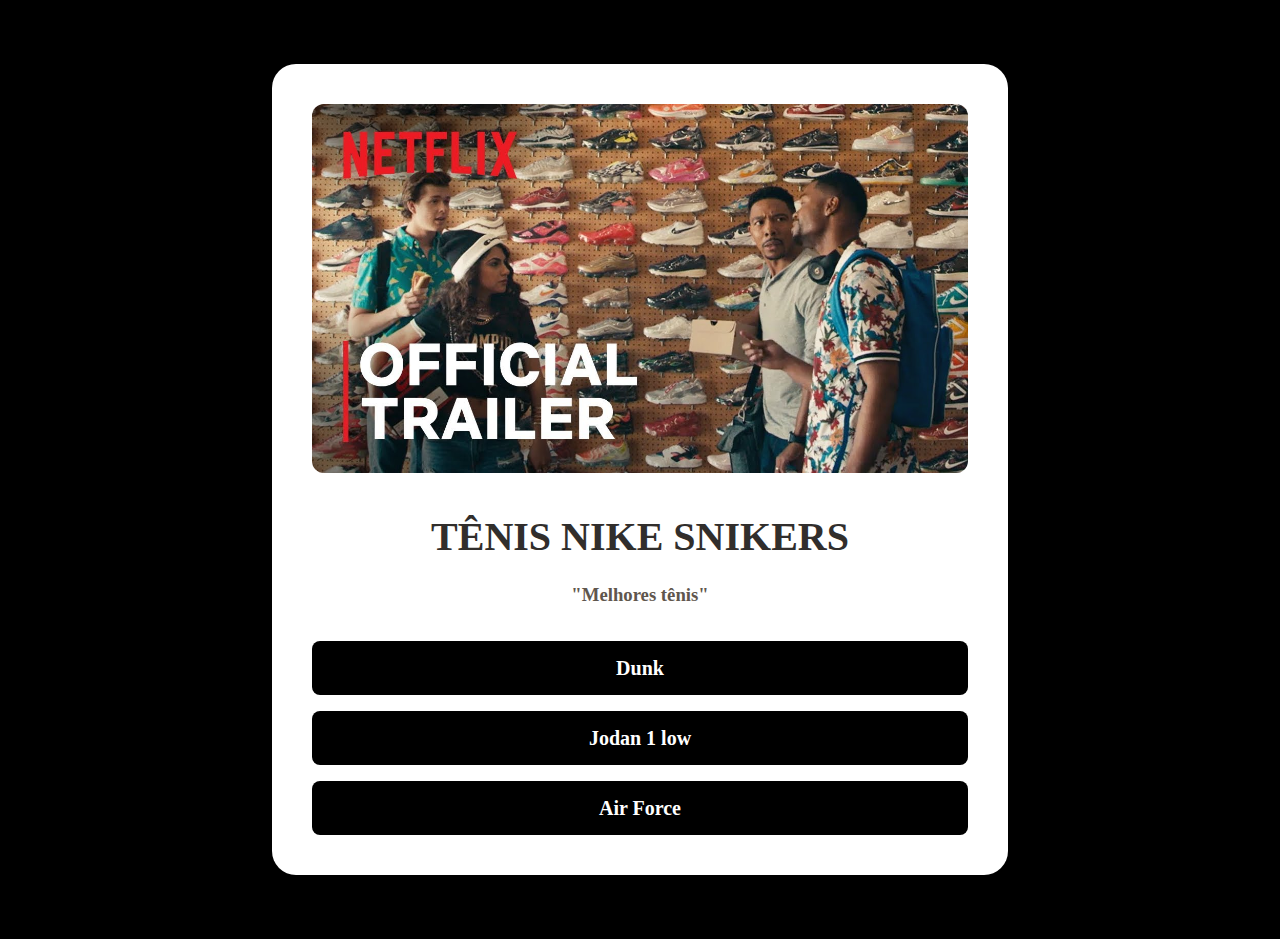
<file: index.html>
<!DOCTYPE html>
<html lang="en">
<head>
    <meta charset="UTF-8">
    <meta name="viewport" content="width=device-width, initial-scale=1.0">
    <link rel="stylesheet" href="style.css">
    <link rel="preconnect" href="https://fonts.googleapis.com">
    <link rel="preconnect" href="https://fonts.gstatic.com" crossorigin>
    <link href="https://fonts.googleapis.com/css2?family=Inter:wght@100..900&display=swap" rel="stylesheet">
    <title>Links_murilo</title>
</head>
<body>

    

    <div>
        
        <img src="./pages/imagens/snikers11.jpg" alt="Imagem da marca ">
        <h1>TÊNIS NIKE SNIKERS</h1>
      

        <h3>"Melhores tênis"</h3>

        <a href="./pages/agradecimento.html" target="_blank">Dunk</a>
       <a href="./pages/agradecimento2.html" target="_blank">Jodan 1 low
       </a>
       <a href="./pages/agradecimento3.html" target="_blank">Air Force</a>
    </div>
    
</body>
</html>
</file>
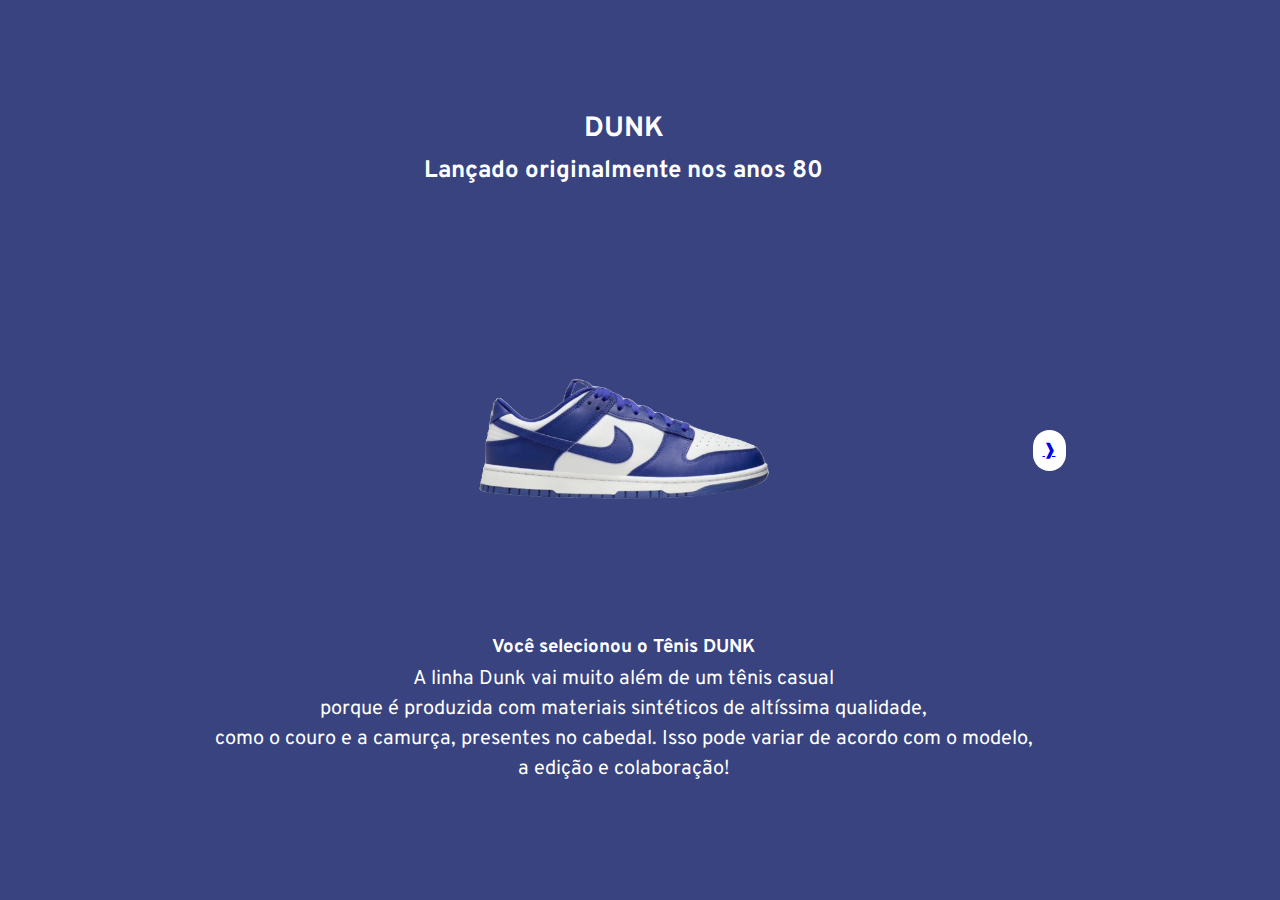
<file: pages/agradecimento.html>
<!DOCTYPE html>
<html lang="en">
<head>
    <meta charset="UTF-8">
    <meta name="viewport" content="width=device-width, initial-scale=1.0">
    <link rel="stylesheet" href="agradecimento.css">
    <link rel="preconnect" href="https://fonts.googleapis.com">
    <link rel="preconnect" href="https://fonts.gstatic.com" crossorigin>
    <link href="https://fonts.googleapis.com/css2?family=Overpass:ital,wght@0,100..900;1,100..900&display=swap" rel="stylesheet">
    <title>Feedback - Agradecimento</title>
</head>
<body>
    
   
    
   <div class="dunk">

    


    <h1>DUNK</h1>
    <h2>Lançado originalmente nos anos 80</h2>

    <img src="./imagens/dunk.png" alt="Dunk">
    

    <h3 class="dunk">Você selecionou o Tênis DUNK </h3>

    

    <p>A linha Dunk vai muito além de um tênis casual </p>
    <p>porque é produzida com materiais sintéticos de altíssima qualidade,</p>
    <p>como o couro e a camurça, presentes no cabedal. Isso pode variar de acordo com o modelo,</p>
    <p> a edição e colaboração!</p>
   </div> 

   <div class="direita">
    <a href="./agradecimento2.html">&#10097</a>
    </div>


</body>
</html>
</file>
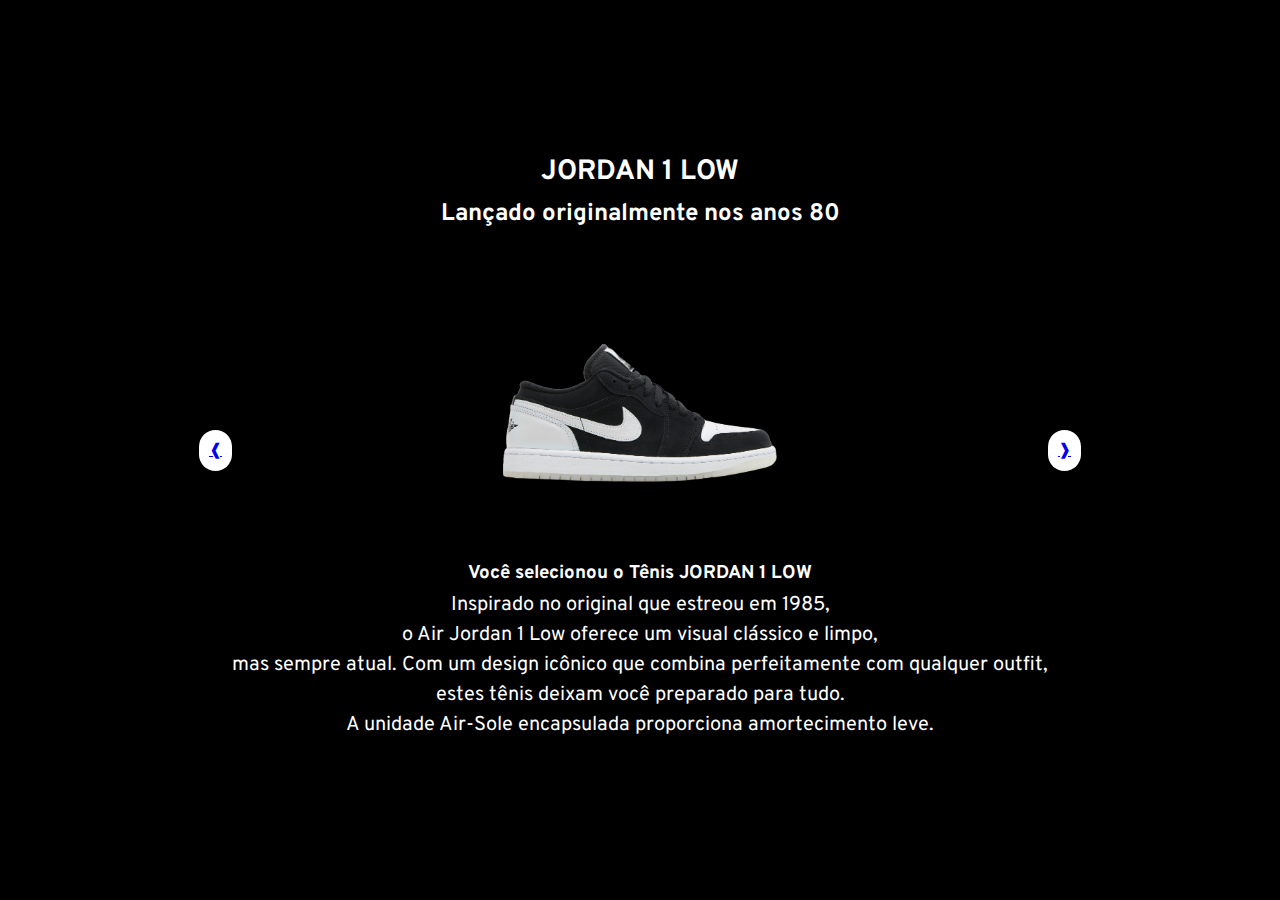
<file: pages/agradecimento2.html>
<!DOCTYPE html>
<html lang="en">
<head>
    <meta charset="UTF-8">
    <meta name="viewport" content="width=device-width, initial-scale=1.0">
    <link rel="stylesheet" href="agradecimento2.css">
    <link rel="preconnect" href="https://fonts.googleapis.com">
    <link rel="preconnect" href="https://fonts.gstatic.com" crossorigin>
    <link href="https://fonts.googleapis.com/css2?family=Overpass:ital,wght@0,100..900;1,100..900&display=swap" rel="stylesheet">
    <title>Feedback - Agradecimento</title>
</head>
<body>

   <div class="esquerda">
    <a href="./agradecimento.html">&#10096</a>
   </div>

   

   <div class="jodan1low">
    

    <h1>JORDAN 1 LOW</h1>
    <h2>Lançado originalmente nos anos 80</h2>

    <img src="./imagens/Jordan 1 low.png" alt="Jordan">
    

    <h3 class="jordan1low">Você selecionou o Tênis JORDAN 1 LOW </h3>

    

    <p> Inspirado no original que estreou em 1985,</p>
    <p>o Air Jordan 1 Low oferece um visual clássico e limpo, </p>
    <p>mas sempre atual. Com um design icônico que combina perfeitamente com qualquer outfit, </p>
    <p> estes tênis deixam você preparado para tudo. </p>
    <p>A unidade Air-Sole encapsulada proporciona amortecimento leve.</p>
   </div> 

   <div class="direita">
    <a href="./agradecimento3.html">&#10097</a>
   </div>


</body>
</html>
</file>
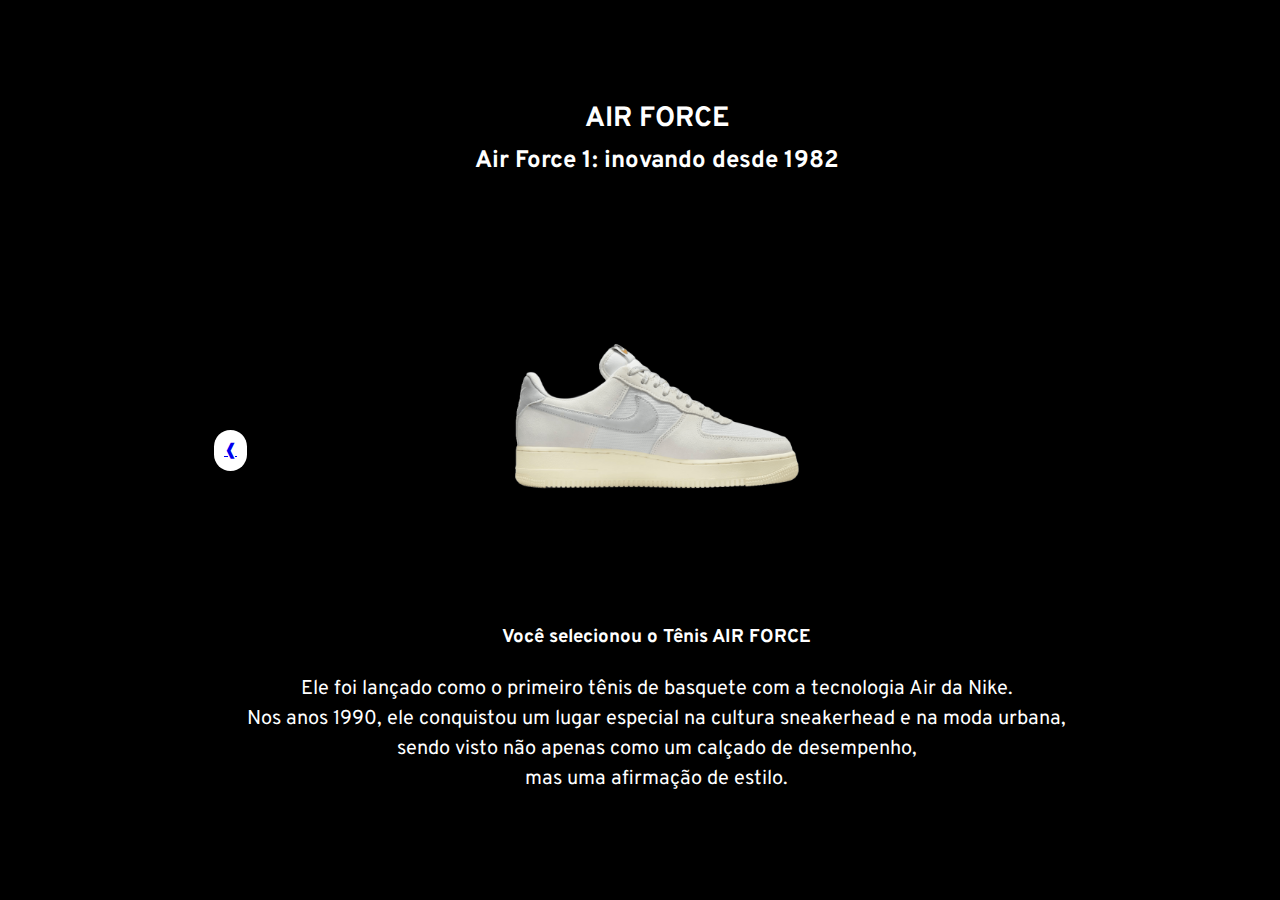
<file: pages/agradecimento3.html>
<!DOCTYPE html>
<html lang="en">
<head>
    <meta charset="UTF-8">
    <meta name="viewport" content="width=device-width, initial-scale=1.0">
    <link rel="stylesheet" href="agradecimento3.css">
    <link rel="preconnect" href="https://fonts.googleapis.com">
    <link rel="preconnect" href="https://fonts.gstatic.com" crossorigin>
    <link href="https://fonts.googleapis.com/css2?family=Overpass:ital,wght@0,100..900;1,100..900&display=swap" rel="stylesheet">
    <title>Feedback - Agradecimento</title>
</head>
<body>


    <div class="próxima">
        <a href="./agradecimento2.html">&#10096</a>
       </div>


   <div class="jodan1low">
    <h1>AIR FORCE</h1>
    <h2>Air Force 1: inovando desde 1982</h2>

    <img src="./imagens/air force.png" alt="Air Force">
    

    <h3 class="Airforce">Você selecionou o Tênis AIR FORCE  </h3>

    mas uma afirmação de estilo.

    <p>Ele foi lançado como o primeiro tênis de basquete com a tecnologia Air da Nike. </p>
    <p>Nos anos 1990, ele conquistou um lugar especial na cultura sneakerhead e na moda urbana, </p>
    <p>sendo visto não apenas como um calçado de desempenho, </p>
    <p>mas uma afirmação de estilo. </p>
    
   </div> 

</body>
</html>
</file>
<file: style.css>
*  {
    margin: 0;
    padding: 0;
    box-sizing: border-box;
    -webkit-font-smoothing: antialiased;
}
body {
    background-color: black;
}
 body > div {
      background-color: #fff;
      max-width: 736px;
      margin-inline: auto;
      margin-block: 64px;
      padding: 40px;
      border-radius: 24px;
 }
  div img{
    width: 100%;
    border-radius: 12px;
    margin-bottom: 40px;
  }
 h1, h2 {
    font-family: 'lora', serif;
    text-align: center;
 }
  h1 {
    font-size: 40px;
    color: #312e2c;
    line-height: 100%;
    margin-bottom: 24px;
  }
  div a + a {
    margin-top: 16px;
    text-align: center;
  }
 
  div a {
    text-align: center;
     display: block;
     text-decoration: none;
     background-color: #000000;
     color: white;
     padding: 12px;
     border-radius: 8px;
     font-weight: 700;
     font-size: 20px;
     line-height: 30px;
  }
 
  div a:hover {
    background-color: rgb(255, 255, 255);
    color: #141414;
    transition: 0.4s;
  }
   
   h3 {
    color: #5f564d;
    line-height: 150%;
    margin-bottom: 32px;
    text-align: center;
   }
   
   
   p{
    color: oklch(lightness chroma hue);
   }
</file>
<file: pages/agradecimento.css>
* {
    margin: 0;
    padding: 0;
    box-sizing: border-box;
    font-family: "Overpass", sans-serif;
    -webkit-font-smoothing: antialiased;
}

:root {
    --dark-blue: #262e38;
    --light-grey: #969FAD;
    --medium-grey: #7C8798;
    --orange: #FC7614;
    --white: #FFF;
    --very-dark-blue: #131518;
    --black-gradient: radial-gradient(98.96% 98.96% at 50% 0%, #232A34 0%, #181E27 100%);

}

body {
    background-color: #384380;
    text-align: center;
    height: 100svh;
    display: flex;
    justify-content: center;
    align-items: center;
}

div.direita{
    text-decoration: none;
    color: white;
    background-color: white;
    padding: 10px;
    display: flex;
    border-radius: 20px;
   
}



img {
    text-align: center;
    background-color: var(--black-gradient); 
    max-width: 412px;
    padding: 45px 32px;
    border-radius: 30px;
}



 h1 {
    color: white;
    font-size: 28px;
    line-height: 24px;
    margin-bottom: 15px;
}

h2{
  color: white;
}

h3 {
    color: white;
    padding: 5px;
}

p {
    color: white;
    font-size: 20px;
    line-height: 30px;
  
}

.header {
    display: flex;
    align-items: center; /* Alinha verticalmente */
    justify-content: flex-start; /* Mantém o conteúdo à esquerda */
  }
  
  .header h1 {
    margin-right: 10px; /* Espaço entre o texto e o botão */
  }
  
  button {
    padding: 10px 20px;
    background-color: #007BFF;
    color: white;
    border: none;
    border-radius: 5px;
    cursor: pointer;
  }
  
  button:hover {
    background-color: #0056b3; /* Muda a cor quando passar o mouse */
  }
</file>
<file: pages/agradecimento2.css>
* {
    margin: 0;
    padding: 0;
    box-sizing: border-box;
    font-family: "Overpass", sans-serif;
    -webkit-font-smoothing: antialiased;
}

:root {
    --dark-blue: #262e38;
    --light-grey: #969FAD;
    --medium-grey: #7C8798;
    --orange: #FC7614;
    --white: #FFF;
    --very-dark-blue: #131518;
    --black-gradient: radial-gradient(98.96% 98.96% at 50% 0%, #232A34 0%, #181E27 100%);

}

body {
    background-color: black;
    text-align: center;
    height: 100svh;
    display: flex;
    justify-content: center;
    align-items: center;
}
div.esquerda{
    text-decoration: none;
    color: white;
    background-color: white;
    padding: 10px;
    display: flex;
    border-radius: 20px;
}

div.direita{
    text-decoration: none;
    color: white;
    background-color: white;
    padding: 10px;
    display: flex;
    border-radius: 20px;
}

img {
    text-align: center;
    background-color: var(--black-gradient); 
    max-width: 412px;
    padding: 45px 32px;
    border-radius: 30px;
}



 h1 {
    color: white;
    font-size: 28px;
    line-height: 24px;
    margin-bottom: 15px;
}

h2{
  color: white;
}

h3 {
    color: white;
    padding: 5px;
}

p {
    color: white;
    font-size: 20px;
    line-height: 30px;
  
}
</file>
<file: pages/agradecimento3.css>
* {
    margin: 0;
    padding: 0;
    box-sizing: border-box;
    font-family: "Overpass", sans-serif;
    -webkit-font-smoothing: antialiased;
}

:root {
    --dark-blue: #262e38;
    --light-grey: #969FAD;
    --medium-grey: #7C8798;
    --orange: #FC7614;
    --white: #FFF;
    --very-dark-blue: #131518;
    --black-gradient: radial-gradient(98.96% 98.96% at 50% 0%, #232A34 0%, #181E27 100%);

}

body {
    background-color: black;
    text-align: center;
    height: 100svh;
    display: flex;
    justify-content: center;
    align-items: center;
}

div.próxima{
    text-decoration: none;
    color: white;
    background-color: white;
    padding: 10px;
    display: flex;
    border-radius: 20px;
}

img {
    text-align: center;
    background-color: var(--black-gradient); 
    max-width: 412px;
    padding: 45px 32px;
    border-radius: 30px;
}



 h1 {
    color: white;
    font-size: 28px;
    line-height: 24px;
    margin-bottom: 15px;
}

h2{
  color: white;
}

h3 {
    color: white;
    padding: 5px;
}

p {
    color: white;
    font-size: 20px;
    line-height: 30px;
  
}
</file>
